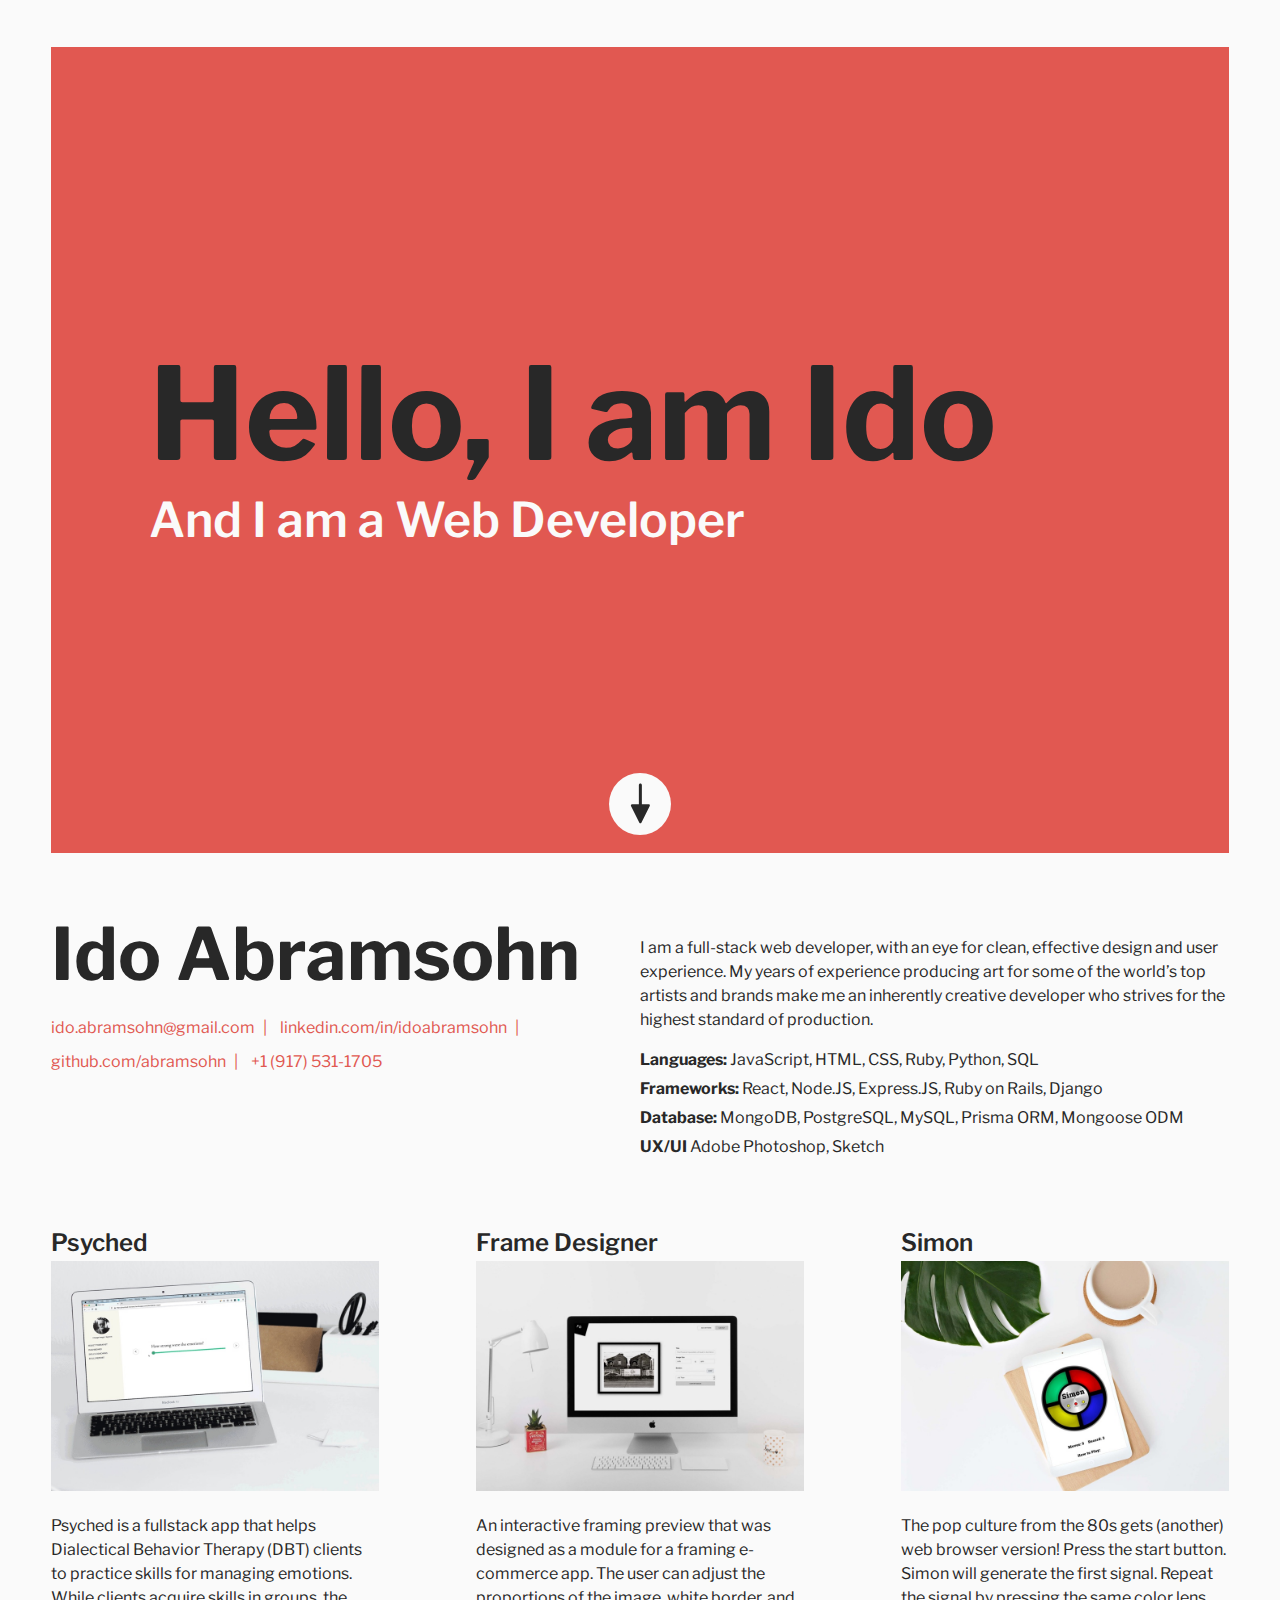
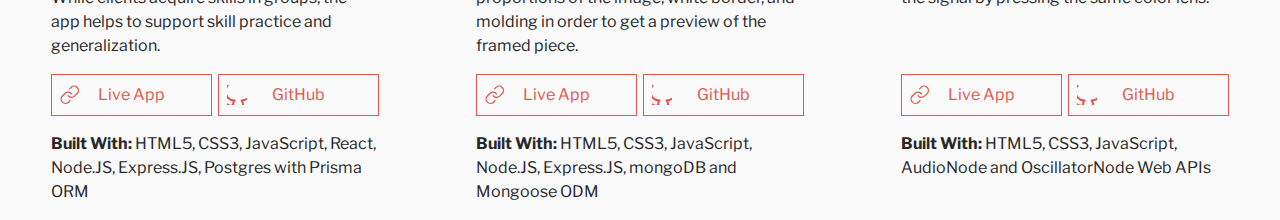
<file: index.html>
<!DOCTYPE html>
<html lang="en">
  <head>
    <meta charset="UTF-8" />
    <meta http-equiv="X-UA-Compatible" content="IE=edge" />
    <meta name="viewport" content="width=device-width, initial-scale=1.0" />
    <link rel="stylesheet" href="styles/normalize.css" />
    <link rel="stylesheet" href="styles/styles.css" />
    <script src="./js/scripts.js" defer></script>
    <title>Ido Abramsohn | Web Developer</title>
  </head>
  <body>
    <div class="container">
      <section class="intro">
        <div class="intro-wrapper">
          <div class="tagline">
            <h1>Hello, <span class="word-group">I am Ido</span></h1>
            <h2>And I am a Web Developer</h2>
          </div>
        </div>
        <nav>
          <button class="nav-arrow">
            <img class="arrow" src="./images/Arrow.svg" alt="down arrow" />
          </button>
        </nav>
      </section>
      <main>
        <section class="info-grid">
          <div class="contact-info">
            <div class="contact-info-container">
              <h1>Ido Abramsohn</h1>
              <address>
                <ul>
                  <li>
                    <a href="mailto:ido.abramsohn@gmail.com"
                      >ido.abramsohn@gmail.com</a
                    >
                  </li>
                  <li>
                    <a href="https://www.linkedin.com/in/idoabramsohn"
                      >linkedin.com/in/idoabramsohn</a
                    >
                  </li>
                  <li>
                    <a href="https://github.com/abramsohn"
                      >github.com/abramsohn</a
                    >
                  </li>
                  <li>
                    <a href="tel:+19175311705"
                      ></span>+1 (917) 531-1705</a
                    >
                  </li>
                </ul>
              </address>
            </div>
          </div>
          <div class="statement-info">
            <p>
              I am a full-stack web developer, with an eye for clean, effective
              design and user experience. My years of experience producing art
              for some of the world’s top artists and brands make me an
              inherently creative developer who strives for the highest standard
              of production.
            </p>
            <dl>
              <div class="list-item">
                <dt>Languages:</dt>
                <dd>JavaScript</dd>
                <dd>HTML</dd>
                <dd>CSS</dd>
                <dd>Ruby</dd>
                <dd>Python</dd>
                <dd>SQL</dd>
              </div>
              <div class="list-item">
                <dt>Frameworks:</dt>
                <dd>React</dd>
                <dd>Node.JS</dd>
                <dd>Express.JS</dd>
                <dd>Ruby on Rails</dd>
                <dd>Django</dd>
              </div>
              <div class="list-item">
                <dt>Database:</dt>
                <dd>MongoDB</dd>
                <dd>PostgreSQL</dd>
                <dd>MySQL</dd>
                <dd>Prisma ORM</dd>
                <dd>Mongoose ODM</dd>
              </div>
              <div class="list-item">
                <dt>UX/UI</dt>
                <dd>Adobe Photoshop</dd>
                <dd>Sketch</dd>
              </div>
            </dl>
          </div>
        </section>
        <section class="projects-grid">
          <div class="projects-grid-item psyched">
            <div>
              <header>
                <h2>Psyched</h2> 
              </header>
              <img src="./images/Psyched.jpg" alt="" />
              <p>
                Psyched is a fullstack app that helps Dialectical Behavior Therapy
                (DBT) clients to practice skills for managing emotions. While
                clients acquire skills in groups, the app helps to support skill
                practice and generalization.
              </p>
            </div>
          </div>
          <div class="psyched-links project-links">
            <a class="link-icon" href="https://psyched-frontend.herokuapp.com" target="_blank">
            Live App</a>
            <a class="git-icon" href="https://github.com/abramsohn/psyched-frontend" target="_blank">
            GitHub</a>
          </div>
          <div class="psyched-stack">
            <dl>
              <div class="list-item">
                <dt>Built With:</dt>
                <dd>HTML5</dd>
                <dd>CSS3</dd>
                <dd>JavaScript</dd>
                <dd>React</dd>
                <dd>Node.JS</dd>
                <dd>Express.JS</dd>
                <dd>Postgres with Prisma ORM</dd>
              </div>
            </dl>
          </div>
          <div class="divider"></div>
          <div class="projects-grid-item frame-designer">
            <div>
              <header>
                <h2>Frame Designer</h2>
              </header>
              <img src="./images/frame-designer.jpg" alt="Frame Designer" />
              <p>
                An interactive framing preview that was designed as a module for a
                framing e-commerce app. The user can adjust the proportions of the
                image, white border, and molding in order to get a preview of the
                framed piece.
              </p>
            </div>
          </div>
          <div class="frame-designer-links project-links">
              <a class="link-icon" href="https://frame-designer.herokuapp.com/" target="_blank">
              Live App</a>
              <a class="git-icon" href="https://github.com/abramsohn/frame-designer" target="_blank">
              GitHub</a>
          </div>
          <div class="frame-designer-stack">
            <dl>
              <div class="list-item">
                <dt>Built With:</dt>
                <dd>HTML5</dd>
                <dd>CSS3</dd>
                <dd>JavaScript</dd>
                <dd>Node.JS</dd>
                <dd>Express.JS</dd>
                <dd>mongoDB and Mongoose ODM</dd>
              </div>
            </dl>
          </div>
          <div class="divider"></div>
          <div class="projects-grid-item simon">
            <div>
              <header>
                <h2>Simon</h2>
              </header>
              <img src="./images/simon.jpg" alt="" />
              <p>
                The pop culture from the 80s gets (another) web browser version!
                Press the start button. Simon will generate the first signal.
                Repeat the signal by pressing the same color lens.
              </p>
            </div>
          </div>
          <div class="simon-links project-links">
            <a class="link-icon" href="https://abramsohn.github.io/simon" target="_blank">
            Live App</a>
            <a class="git-icon" href="https://github.com/abramsohn/abramsohn.github.io/tree/main/simon" target="_blank">
            GitHub</a>
          </div>
          <div class="simon-stack">
            <dl>
              <div class="list-item">
                <dt>Built With:</dt>
                <dd>HTML5</dd>
                <dd>CSS3</dd>
                <dd>JavaScript</dd>
                <dd>AudioNode and OscillatorNode Web APIs</dd>
              </div>
            </dl>
          </div>
        </section>
      </main>
    </div>
  </body>
</html>
</file>
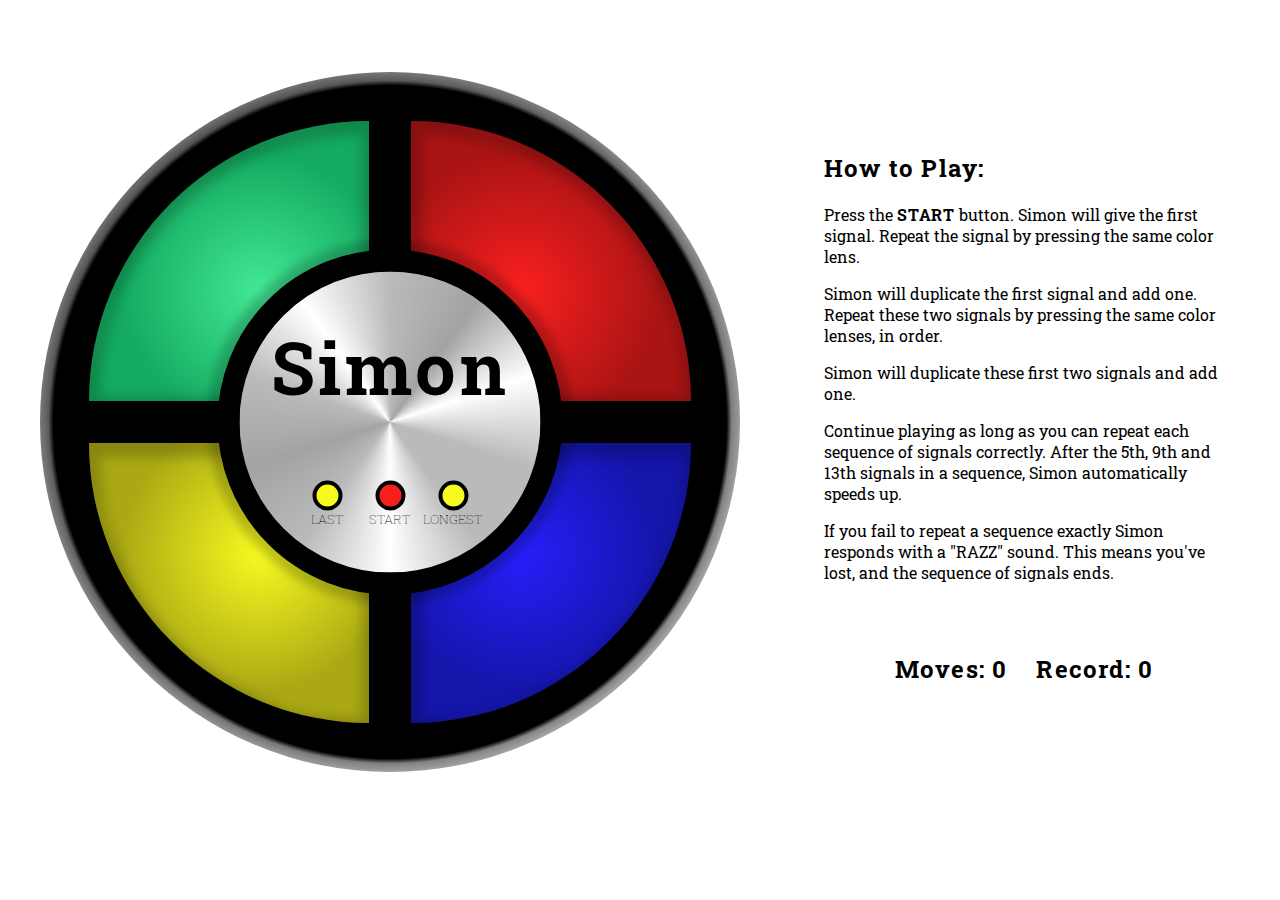
<file: simon/index.html>
<!DOCTYPE html>
<html lang="en">
  <head>
    <meta charset="UTF-8" />
    <meta http-equiv="X-UA-Compatible" content="IE=edge" />
    <meta name="viewport" content="width=device-width, initial-scale=1.0" />
    <link rel="stylesheet" href="styles.css" media="screen" />
    <script src="app.js" defer></script>
    <title>Simon</title>
  </head>
  <body>
    <div id="container">
      <main id="simon">
        <div id="greenButton"></div>
        <div id="redButton"></div>
        <div id="yellowButton"></div>
        <div id="blueButton"></div>

        <nav id="controls">
          <h1>Simon</h1>
          <!-- <div class="controls-ranges">
            <div class="controls-item">
              <label for="skill-level">Game:</label>
              <input
                type="range"
                id="gamePicker"
                name="game-picker"
                min="1"
                max="3"
                step="1"
              />
              <ul class="controls-legend game-picker">
                <li>1</li>
                <li>2</li>
                <li>3</li>
              </ul>
            </div>
            <div class="controls-item">
              <label for="skill-level">Skill Level:</label>
              <input
                type="range"
                id="skillLevel"
                name="skill-level"
                min="1"
                max="4"
                step="1"
              />
              <ul class="controls-legend skill-level">
                <li>1</li>
                <li>2</li>
                <li>3</li>
                <li>4</li>
              </ul>
            </div>
          </div> -->
          <div class="controls-item">
            <button id="lastButton" class="secondary"></button>
            <button id="startButton" class="primery"></button>
            <button id="longestButton" class="secondary"></button>
            <ul class="controls-legend buttons">
              <li>Last</li>
              <li>Start</li>
              <li>Longest</li>
            </ul>
          </div>
        </nav>
      </main>
      <aside>
        <div>
        <h2>How to Play:</h2>

        <!-- Slide the ON/OFF switch to ON, the Game Selector switch to "1" and the Skill Level switch to 1,2, 3 or 4. -->
        <p>
          Press the <strong>START</strong> button. Simon will give the first
          signal. Repeat the signal by pressing the same color lens.
        </p>
        <p>
          Simon will duplicate the first signal and add one. Repeat these two
          signals by pressing the same color lenses, in order.
        </p>
        <p>Simon will duplicate these first two signals and add one.</p>
        <p>
          Continue playing as long as you can repeat each sequence of signals
          correctly. After the 5th, 9th and 13th signals in a sequence, Simon
          automatically speeds up.
        </p>
        <p>
          If you fail to repeat a sequence exactly <!--, or if you take more than 5
          seconds to repeat a signal, --> Simon responds with a "RAZZ" sound. This
          means you've lost, and the sequence of signals ends.
        </p>
        </div>

        <div id="counters">
          <h2>Moves: <span id="moveCounter">0</span></h3>
          <h2>Record: <span id="longestCounter">0</span></h3>
        </div>
      </aside>
    </div>
  </body>
</html>
</file>
<file: styles/styles.css>
@import url("https://fonts.googleapis.com/css2?family=Libre+Franklin:wght@400;600;700&display=swap");
:root {
  --white: rgb(250, 250, 250);
  --black: rgb(40, 40, 40);
  --red: rgb(225, 88, 81);
}

html,
body {
  margin: 0;
  padding: 0;
}

body {
  color: var(--black);
  font-family: "Libre Franklin", sans-serif;
  line-height: 1.5;
}

a,
a:visited {
  color: var(--red);
  font-style: normal;
  text-decoration: none;
}

a:hover {
  text-decoration: underline;
}

ul {
  list-style: none;
  margin-top: 8px;
  padding: 0;
}

li {
  display: inline-block;
  margin-bottom: 10px;
  margin-right: 10px;
}

dl .list-item {
  margin-bottom: 5px;
}

dt {
  display: inline;
  font-weight: 700;
}

dd {
  display: inline;
  margin: 0;
}

dd:after {
  content: ",";
}

dl .list-item dd:last-child::after {
  content: "";
}

h1 {
  font-size: 4.5em;
  font-weight: 700;
  margin: 0;
}

h2 {
  font-size: 1.5em;
  font-weight: 600;
  margin: 0;
}

h3 {
  font-size: 2em;
  margin-bottom: 20px;
  text-transform: uppercase;
}

h4 {
  font-size: 1.2em;
  margin-bottom: 0;
  padding: 0;
  text-transform: uppercase;
}

button {
  background-color: transparent;
  border: none; 
}

button:focus {
  outline: none;
}

.container {
  box-sizing: border-box;
  padding: 0 4%;
  background-color: var(--white);
}
.intro {
  box-sizing: border-box;
  width: 92vw;
  /* fallback */
  height: 100vh;
  /* setting the height to a custom variable 
  that is set by JS and takes into accout mobile notch */
  height: calc(var(--vh, 1vh) * 100);
  padding: 4% 0;
}

.intro h1 {
  font-size: 8em;
  font-weight: 700;
  line-height: 1.1;
  margin: 0;
}

.intro h2 {
  font-size: 3em;
  font-weight: 600;
  margin: 0;
  color: var(--white);
}

.intro-wrapper {
  height: 100%;
  display: flex;
  box-sizing: border-box;
  justify-content: center;
  flex-direction: column;
  position: relative;
  padding: 0 0 0 8.3%;
  background-color: var(--red);
}

.tagline {
  width: fit-content;
}

.intro nav {
  position: relative;
  text-align: center;
}

.nav-arrow {
  width: 62px;
  height: 62px;
  padding: 0px; /* fix oval appearance on ios */
  border-radius: 50%;
  background-color: var(--white);
  margin: 0;
  position: relative;
  top: -80px;
  font-size: 4em;
}

.nav-arrow img {
  position: relative;
  top: -20px;
  transition: top 0.35s cubic-bezier(0.12, 0.6, 0.38, 2.53);
}

.nav-arrow img.jump {
  top: -28px;
  transition: top 0.5s ease;
}

/* Main */

main {
  box-sizing: border-box;
  width: 92vw;
  min-height: 100vh;
}

/* Information Section */

.info-grid {
  display: grid;
  grid-template-columns: 1fr 1fr;
  grid-template-rows: 1fr;
  gap: 0px 0px;
  grid-template-areas: "contact-info statement-info";
  margin-bottom: 50px;
}
.contact-info {
  grid-area: contact-info;
}

.contact-info li::after {
  content: "|";
  font-style: normal;
  color: var(--red);
  margin-left: 5px;
}

.contact-info li:last-child::after {
  content: "";
}
.statement-info {
  grid-area: statement-info;
  padding-top: 20px;
}

/* Portfolio Section */

.projects-grid {
  display: grid;
  grid-template-columns: 1fr 1fr 1fr;
  grid-template-rows: max-content max-content max-content;
  gap: 0px 8.3%;
  grid-template-areas:
    "psyched frame-designer simon"
    "psyched-links frame-designer-links simon-links"
    "psyched-stack frame-designer-stack simon-stack";
}

.psyched {
  grid-area: psyched;
}

.psyched-links{
  grid-area: psyched-links;
}

.psyched-stack {
  grid-area: psyched-stack;
}

.frame-designer {
  grid-area: frame-designer;
}

.frame-designer-links{
  grid-area: frame-designer-links;
}

.frame-designer-stack {
  grid-area: frame-designer-stack;
}
.simon {
  grid-area: simon;
}

.simon-links{
  grid-area: simon-links;
}

.simon-stack {
  grid-area: simon-stack;
}

.projects-grid-item header {
  display: flex;
  flex-direction: row;
  justify-content: space-between;
  align-items: flex-end;
  width: 100%;
}

.projects-grid-item h2 {
  display: inline-block;
}

.project-links{
  display: flex;
  flex-flow: row nowrap;
  justify-content: space-between;
}

.project-links a {
  position:relative;
  box-sizing: border-box;
  display: inline-block;
  text-align: center;
  flex:0 0 49%;
  padding: 8px;
  border: 1px solid var(--red);
}

.project-links a:hover {
  background-color: var(--red);
  color:var(--white);
  text-decoration: none;
}


.project-links a:before,
.project-links a:hover:before  {
  content: '';
  position:absolute;
  top:24%;
  left:5%;
  display: inline-block;
  background-size:30px;
  background-repeat: no-repeat;
  background-position:center;
  height: 20px;
  width: 20px;
}

.project-links a.link-icon::before {
  background-image: url("../images/link-icon-red.svg");
}

.project-links a:hover.link-icon::before {
  background-image: url("../images/link-icon-white.svg");
}

.project-links a.git-icon::before {
  background-image: url("../images/git-icon-red.svg");
}

.project-links a:hover.git-icon::before {
  background-image: url("../images/git-icon-white.svg");
}

.projects-grid img {
  width: 100%;
}

/* Desktop / Tablets */

@media (max-width: 1250px) {
  .intro h1 {
    font-size: 7em;
  }

  .word-group {
    display: inline-block;
  }

  .intro h2 {
    font-size: 2.5em;
    font-weight: 600;
    margin: 0;
    color: var(--white);
  }

  h1 {
    font-size: 2.5em;
  }

  .info-grid {
    grid-template-columns: 1fr 1fr 1fr;
    gap: 0px 4.5%;
    grid-template-areas: "contact-info statement-info statement-info";
  }

  .contact-info li {
    display: block;
    line-height: 1.2;
  }
  .contact-info li::after {
    content: "";
  }
  .statement-info {
    padding-top: 0;
  }

  .projects-grid {
    gap: 0px 4.5%;
  }
}

@media (max-width: 900px) {
  .intro h1 {
    font-size: 5em;
    /* margin-bottom: 5%; */
  }

  .intro h2 {
    font-size: 2em;
  }

  .info-grid {
    display: block;
  }

  .contact-info li {
    display: inline-block;
  }

  .contact-info li::after {
    content: "|";
    font-style: normal;
    color: var(--red);
    margin-left: 5px;
  }

  .projects-grid {
    display: block;
  }

  .divider {
    margin: 30px 10%;
    border-bottom: 1px solid rgb(225, 225, 225);
  }
}

@media (max-width: 700px) {
  .intro h1 {
    font-size: 4em;
  }

  .intro h2 {
    font-size: 1.8em;
  }

  .contact-info li {
    display: block;
    line-height: 1.2;
  }
  .contact-info li::after {
    content: "";
  }
}
</file>
<file: simon/styles.css>
@import url("https://fonts.googleapis.com/css2?family=Roboto+Slab:wght@300;900&display=swap");

body {
  font-family: "Roboto Slab", serif;
}

h1,
h2,
h3,
strong {
  letter-spacing: 0.05em;
}

h1 {
  font-size: 4.5em;
  margin: 16% 0 0 0;
}

#counters {
  margin-top: 50px;
  text-align: center;
  vertical-align: bottom;
}

#counters h2 {
  display: inline-block;
}
#counters h2:last-child {
  margin-left: 25px;
}

#container {
  width: 1200px;
  margin: 8vh auto 0 auto;
}

#simon {
  display: inline-block;
  position: relative;
  margin-right: 80px;
  width: 700px;
  height: 700px;
  background-color: black;
  background: radial-gradient(
      circle,
      rgba(0, 0, 0, 1) 0%,
      rgba(0, 0, 0, 1) 68%,
      rgba(100, 100, 100, 0.7) 69%,
      rgba(160, 150, 150, 0.7) 71%,
      rgba(150, 150, 150, 0.7) 100%
    ),
    linear-gradient(138deg, rgba(0, 0, 0, 1) 0%, rgba(0, 0, 0, 0) 100%);
  border-radius: 50%;
}

aside {
  display: inline-block;
  width: 400px;
  vertical-align: top;
  margin-top: 5%;
}

#controls {
  position: absolute;
  top: 50%;
  left: 50%;
  transform: translate(-50%, -50%);
  width: 43%;
  height: 43%;
  border-radius: 50%;
  border: 22px black solid;
  text-align: center;
  background: conic-gradient(
    #bababa,
    #a3a3a3,
    #ffffff,
    #bababa,
    #bababa,
    #ffffff,
    #bababa,
    #a3a3a3,
    #bababa,
    #ffffff,
    #bababa
  );
  box-shadow: 0px 0px 9px 10px rgba(0, 0, 0, 0.2);
}
#greenButton {
  position: absolute;
  top: 7%;
  left: 7%;
  width: 40%;
  height: 40%;
  background: rgb(67, 232, 150);
  background-image: radial-gradient(
    circle,
    rgba(67, 232, 150, 1) 0%,
    rgba(20, 170, 95, 1) 70%
  );
  background-position: 30px 30px;
  border-radius: 100% 0% 0% 0%;
  cursor: pointer;
  box-shadow: inset 2px 5px 12px 9px rgba(0, 0, 0, 0.2);
}

#greenButton:hover {
  background-image: radial-gradient(
    circle,
    rgba(36, 232, 150, 1) 10%,
    rgba(20, 170, 95, 1) 90%
  );
  background-position: 30px 30px;
}

#greenButton.clicked {
  background: radial-gradient(
    circle,
    rgba(31, 250, 140, 1) 40%,
    rgba(20, 170, 95, 1) 85%
  );
  background-position: 30px 30px;
}

#redButton {
  position: absolute;
  top: 7%;
  right: 7%;
  width: 40%;
  height: 40%;
  background: radial-gradient(
    circle,
    rgba(250, 31, 31, 1) 0%,
    rgba(170, 20, 20, 1) 70%
  );
  background-position: -30px 30px;
  border-radius: 0% 100% 0% 0%;
  box-shadow: inset 2px 5px 12px 9px rgba(0, 0, 0, 0.2);
}

#redButton:hover {
  background: radial-gradient(
    circle,
    rgba(250, 31, 31, 1) 10%,
    rgba(170, 20, 20, 1) 90%
  );
  background-position: -30px 30px;
  cursor: pointer;
}

#redButton.clicked {
  background: radial-gradient(
    circle,
    rgba(250, 31, 31, 1) 40%,
    rgba(170, 20, 20, 1) 85%
  );
  background-position: -30px 30px;
}

#yellowButton {
  position: absolute;
  bottom: 7%;
  left: 7%;
  width: 40%;
  height: 40%;
  background: radial-gradient(
    circle,
    rgba(247, 250, 31, 1) 0%,
    rgba(170, 168, 20, 1) 70%
  );
  background-position: 30px -30px;
  border-radius: 0% 0% 0% 100%;
  box-shadow: inset 2px 5px 12px 9px rgba(0, 0, 0, 0.2);
}

#yellowButton:hover {
  background: radial-gradient(
    circle,
    rgba(247, 250, 31, 1) 10%,
    rgba(170, 168, 20, 1) 90%
  );
  background-position: 30px -30px;
  cursor: pointer;
}

#yellowButton.clicked {
  background: radial-gradient(
    circle,
    rgba(247, 250, 31, 1) 40%,
    rgba(170, 168, 20, 1) 85%
  );
  background-position: 30px -30px;
}

#blueButton {
  position: absolute;
  bottom: 7%;
  right: 7%;
  width: 40%;
  height: 40%;
  background: radial-gradient(
    circle,
    rgba(37, 31, 250, 1) 0%,
    rgba(20, 22, 170, 1) 70%
  );
  background-position: -30px -30px;
  border-radius: 0% 0% 100% 0%;
  cursor: pointer;
  box-shadow: inset 2px 5px 12px 9px rgba(0, 0, 0, 0.2);
}

#blueButton:hover {
  background: radial-gradient(
    circle,
    rgba(37, 31, 250, 1) 10%,
    rgba(20, 22, 170, 1) 90%
  );
  background-position: -30px -30px;
}

#blueButton.clicked {
  background: radial-gradient(
    circle,
    rgba(37, 31, 250, 1) 40%,
    rgba(20, 22, 170, 1) 85%
  );
  background-position: -30px -30px;
}

.disable {
  pointer-events: none;
}

/* controller styles */

.controls-ranges {
  text-align: left;
}

.controls-item {
  margin-top: 22%;
  display: inline-block;
  font-size: 0.8em;
  font-weight: lighter;
  text-transform: uppercase;
}
/* 
label {
  display: block;
}
*/
.controls-legend {
  list-style: none;
  margin-top: 0;
}
.controls-legend li {
  display: inline-block;
}
/*
.game-picker li {
  margin-right: 15px;
}
.skill-level li {
  margin-right: 7px;
}

input[type="range"] {
  z-index: 9;
  -webkit-appearance: none;
  background: transparent;
  display: inline-block;
}

input[type="range"]::-webkit-slider-thumb {
  -webkit-appearance: none;
}

input[type="range"]:focus {
  outline: none;
}

input[type="range"]::-webkit-slider-thumb {
  -webkit-appearance: none;
  height: 15px;
  width: 80px;
  border-radius: 3px;
  background: rgb(22, 142, 246);
  background: linear-gradient(
    90deg,
    rgba(22, 142, 246, 1) 0%,
    rgba(22, 142, 246, 1) 14%,
    rgba(13, 84, 145, 1) 24%,
    rgba(22, 142, 246, 1) 30%,
    rgba(22, 142, 246, 1) 31%,
    rgba(22, 142, 246, 1) 45%,
    rgba(0, 0, 0, 1) 46%,
    rgba(0, 0, 0, 1) 49%,
    rgba(43, 156, 255, 1) 50%,
    rgba(22, 142, 246, 1) 64%,
    rgba(22, 142, 246, 1) 65%,
    rgba(13, 84, 145, 1) 71%,
    rgba(22, 142, 246, 1) 80%,
    rgba(22, 142, 246, 1) 100%
  );
  cursor: pointer;
  margin-top: -14px;
}

input[type="range"]::-moz-range-thumb {
  height: 15px;
  width: 80px;
  border-radius: 3px;
  background: rgb(22, 142, 246);
  background: linear-gradient(
    90deg,
    rgba(22, 142, 246, 1) 0%,
    rgba(22, 142, 246, 1) 15%,
    rgba(13, 84, 145, 1) 25%,
    rgba(22, 142, 246, 1) 30%,
    rgba(22, 142, 246, 1) 31%,
    rgba(22, 142, 246, 1) 47%,
    rgba(0, 0, 0, 1) 48%,
    rgba(0, 0, 0, 1) 50%,
    rgba(43, 156, 255, 1) 51%,
    rgba(22, 142, 246, 1) 64%,
    rgba(22, 142, 246, 1) 65%,
    rgba(13, 84, 145, 1) 70%,
    rgba(22, 142, 246, 1) 85%,
    rgba(22, 142, 246, 1) 100%
  );
  cursor: pointer;
}

input[type="range"]::-webkit-slider-runnable-track {
  width: 100%;
  height: 0px;
  cursor: pointer;
  border-radius: 1.3px;
}

input[type="range"]:focus::-webkit-slider-runnable-track {
}

input[type="range"]::-moz-range-track {
  width: 100%;
  height: 0px;
  cursor: pointer;
  border-radius: 1.3px;
} */

button {
  display: inline-block;
  width: 30px;
  height: 30px;
  border-radius: 50%;
  border: 4px black solid;
  margin: 0 15px;
  cursor: pointer;
}
button:focus {
  outline: none;
}

button.primery {
  background-color: rgba(250, 31, 31, 1);
}

button.secondary {
  background-color: rgba(247, 250, 31, 1);
}

.controls-legend.buttons {
  padding-left: 0%;
}
.buttons li {
  width: 32%;
}

@media (max-width: 1240px) {
  h1 {
    font-size: 3em;
    margin: 16% 0 0 0;
  }

  #container {
    width: 500px;
    margin: 2vh auto 0 auto;
  }

  #simon {
    display: block;
    margin: 0 auto;
    width: 450px;
    height: 450px;
  }

  #controls {
    border-width: 15px;
  }

  .controls-item {
    font-size: 0.6em;
    margin-top: 15%;
  }

  button {
    width: 20px;
    height: 20px;
    border: 2px black solid;
  }

  aside {
    display: flex;
    flex-direction: column;
    width: 500px;
    /* display: block; */
    margin: 0 auto;
    text-align: center;
  }

  aside :first-child {
    order: 2;
  }
}

@media (max-width: 700px) {
  body {
    margin: 0;
  }

  h1 {
    margin: 0;
    font-size: 4em;
  }
  #container {
    width: 100vw;
    height: 100vh;
    margin: 0;
    padding: 0;
  }
  #container:nth-child(2) {
    order: 2;
  }

  #simon {
    display: flex;
    flex-direction: column;
    height: 100vh;
    margin: 0;
    background: none;
    border-radius: 0;
  }
  #simon :last-child {
    order: -1;
  }

  #controls {
    position: initial;
    width: 100vw;
    height: 25%;
    top: 0;
    left: 0;
    transform: none;
    border-radius: 0;
    border: none;
    text-align: center;
    order: 5;
  }

  #greenButton {
    position: initial;
    width: 100vw;
    height: 25%;
    bottom: 0;
    right: 0;
    border-radius: 0;
  }

  #redButton {
    position: initial;
    width: 100vw;
    height: 25%;
    bottom: 0;
    right: 0;
    border-radius: 0;
  }

  #yellowButton {
    position: initial;
    width: 100vw;
    height: 25%;

    bottom: 0;
    right: 0;
    border-radius: 0;
  }

  #blueButton {
    position: initial;
    width: 100vw;
    height: 25%;
    bottom: 0;
    right: 0;
    border-radius: 0;
  }

  .controls-item {
    margin: 0 0 0 0;
    font-size: 1em;
  }

  aside {
    display: none;
  }

  button {
    width: 120px;
    height: 40px;
    border: 2px black solid;
    border-radius: 0;
  }

  .controls-legend {
    display: none;
  }
  #lastButton:after {
    font-family: "Roboto Slab", serif;

    content: "AFTER";
  }
  #startButton:after {
    font-family: "Roboto Slab", serif;

    content: "START";
  }
  #longestButton:after {
    font-family: "Roboto Slab", serif;

    content: "LONGEST";
  }
}
</file>
